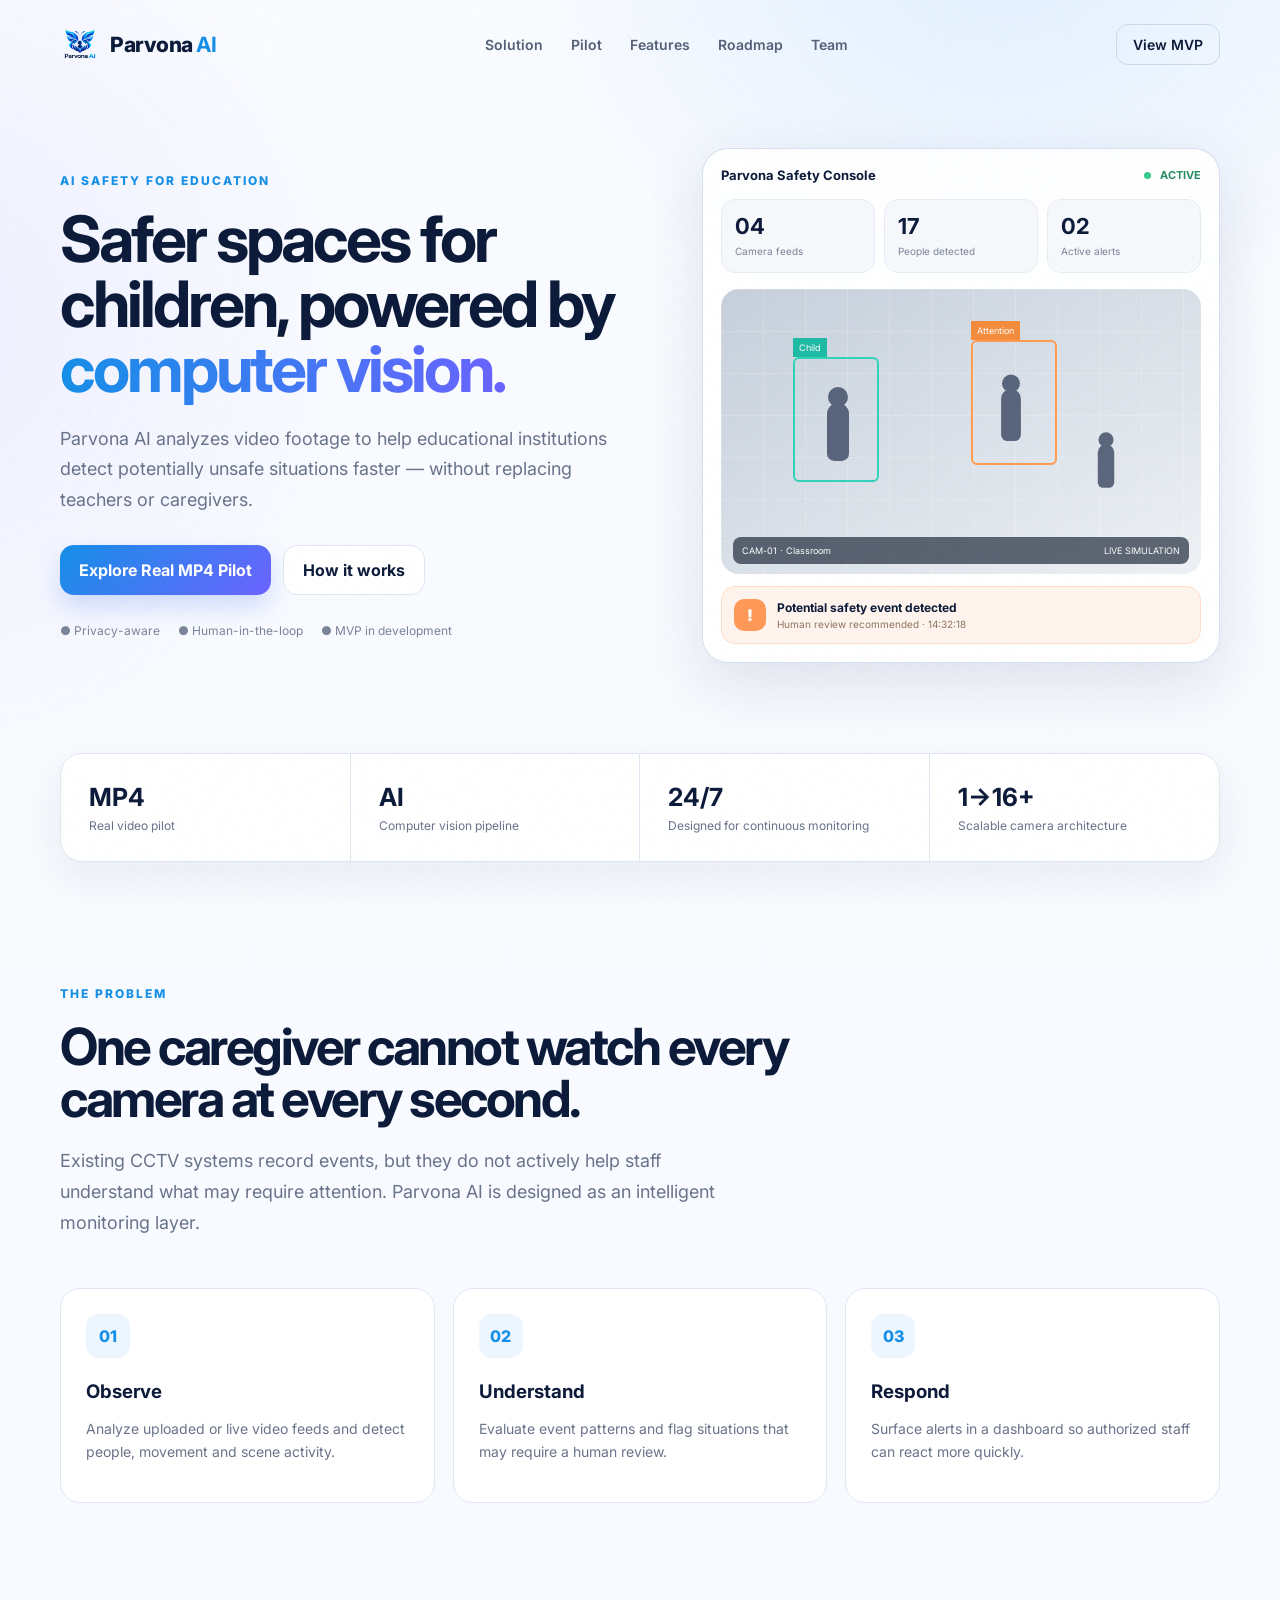
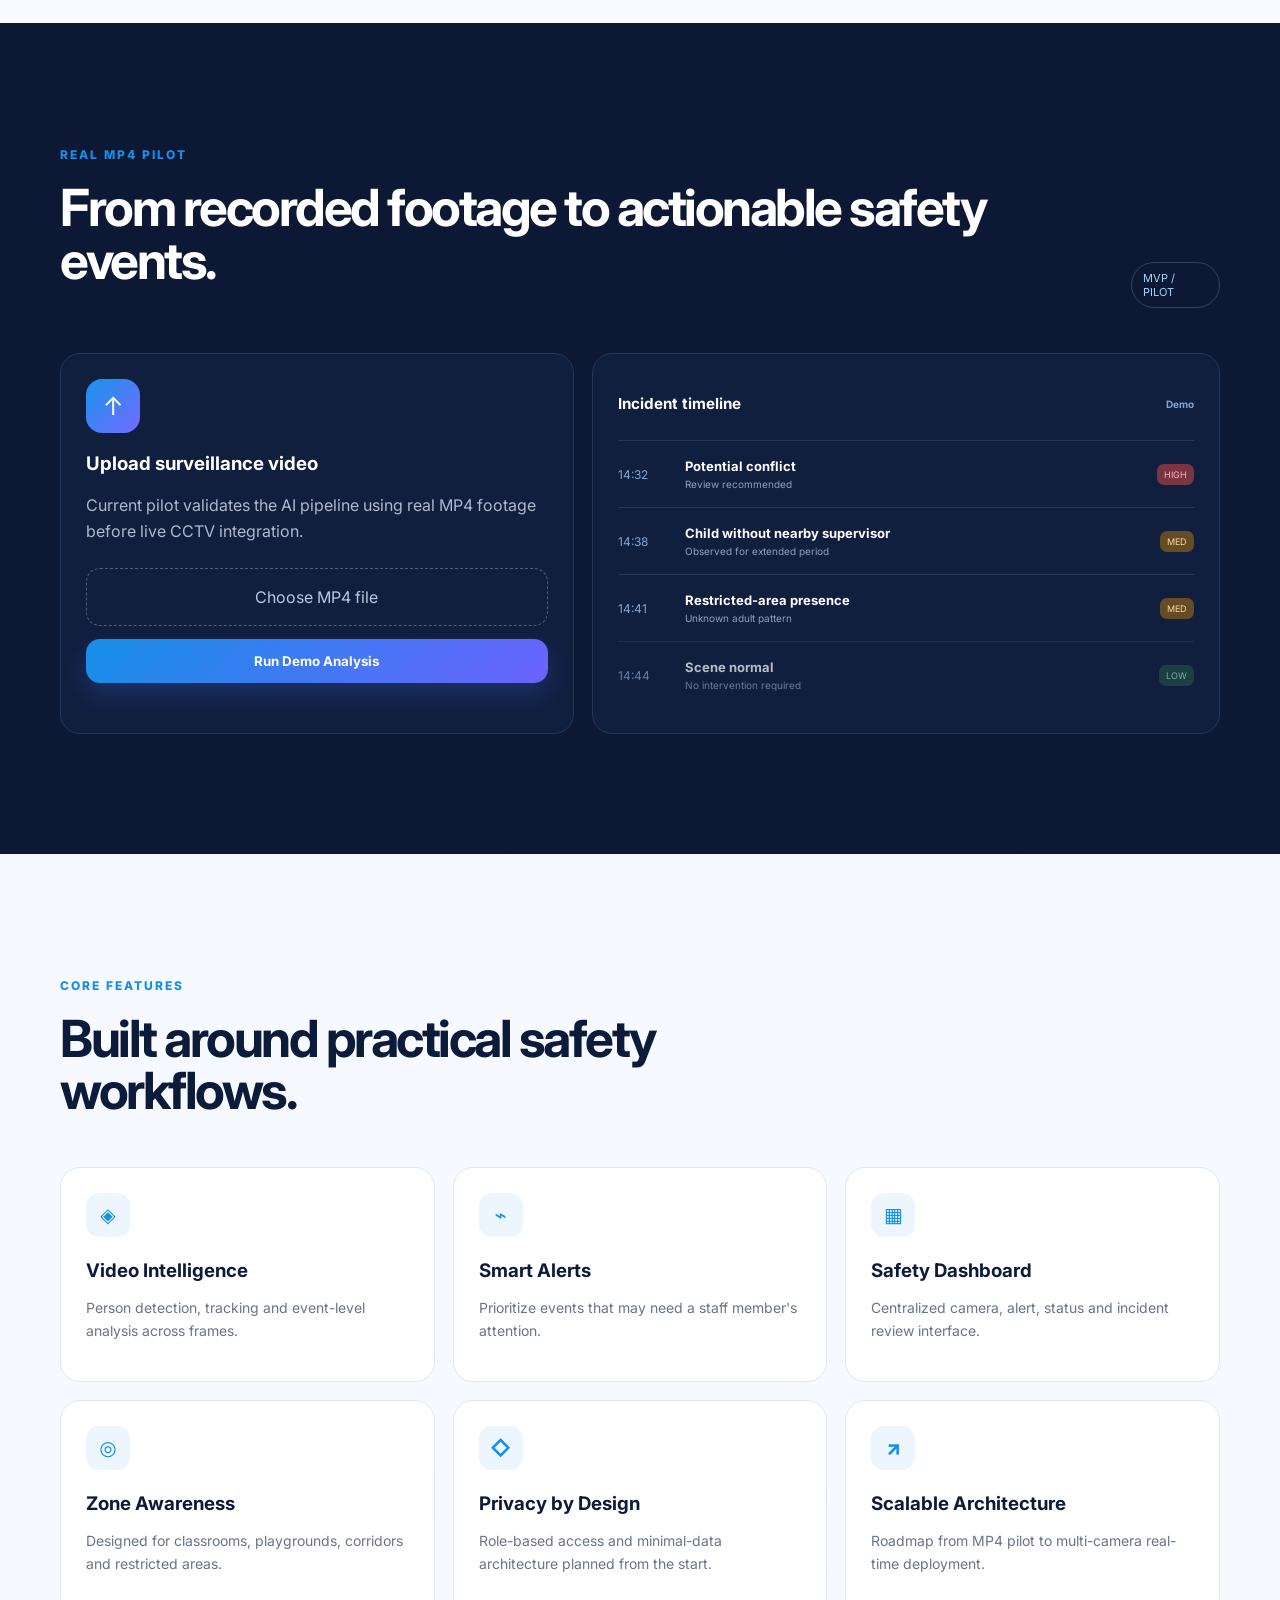
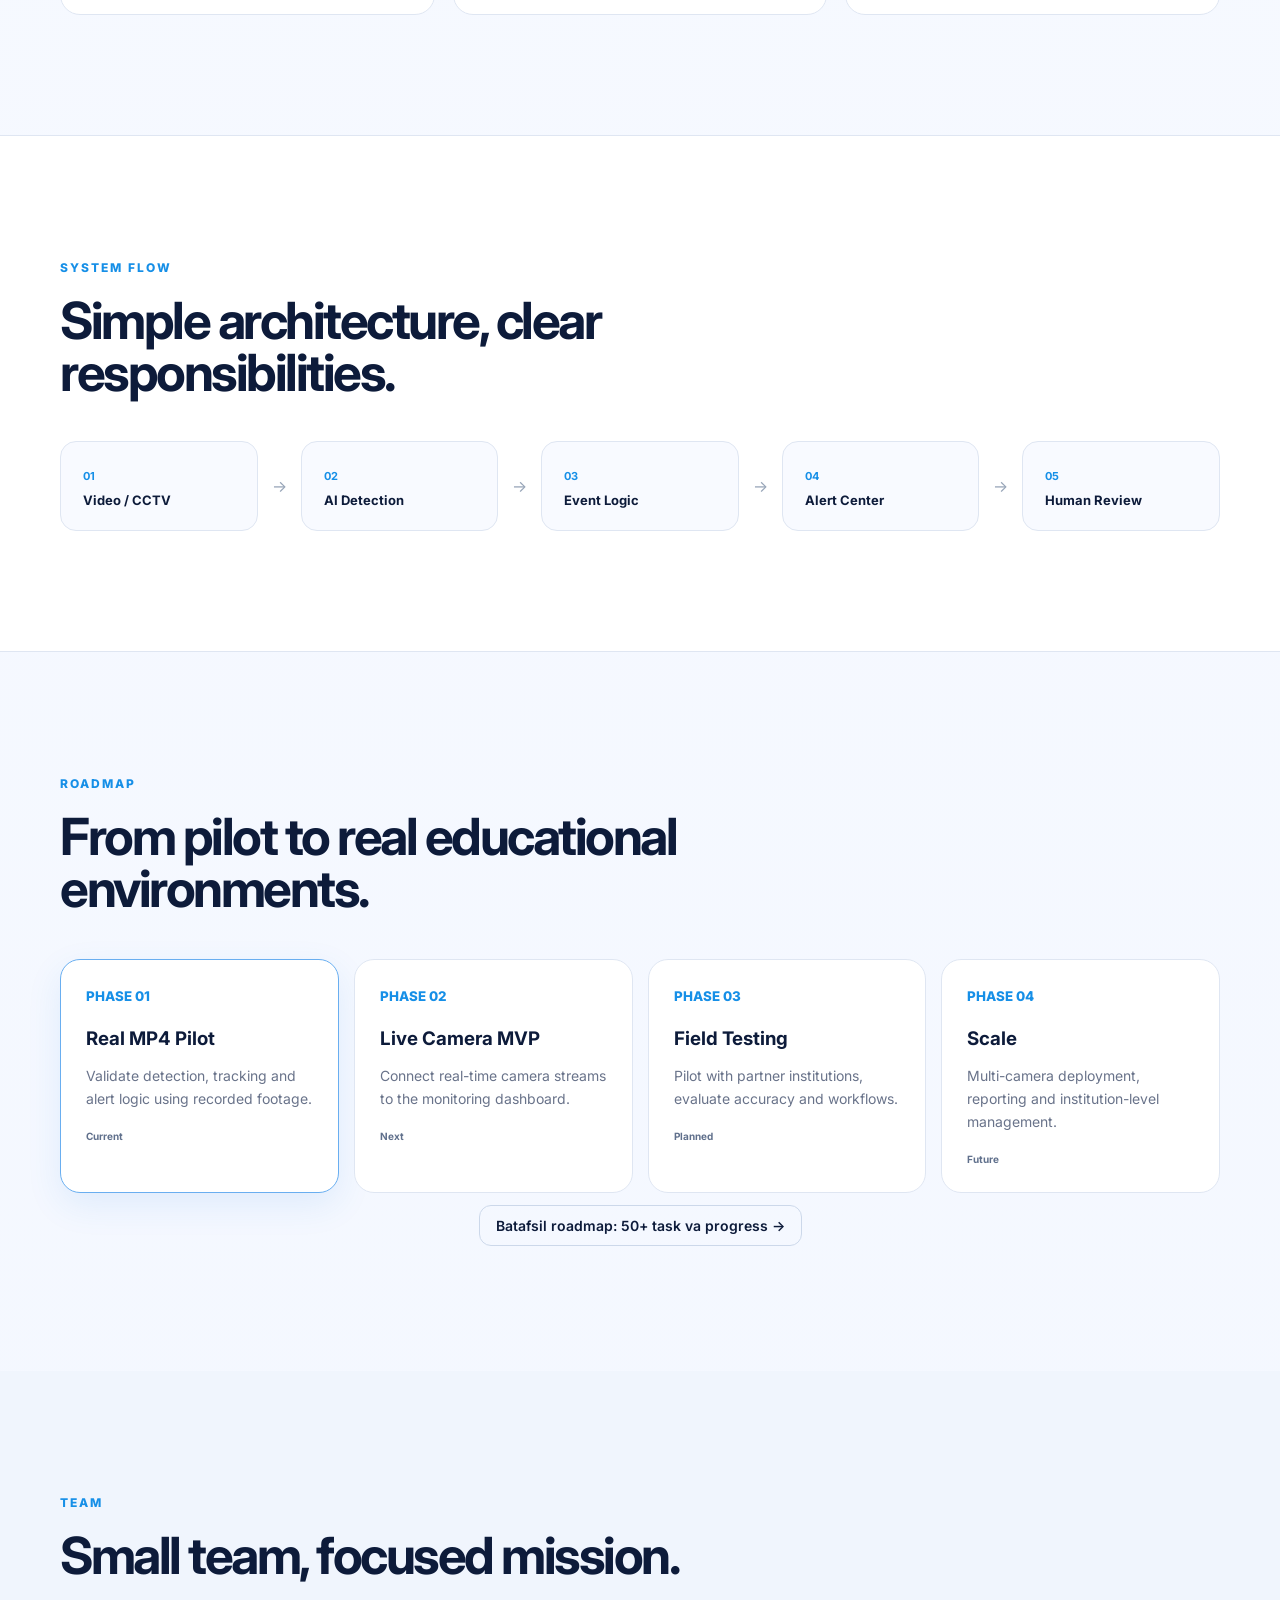
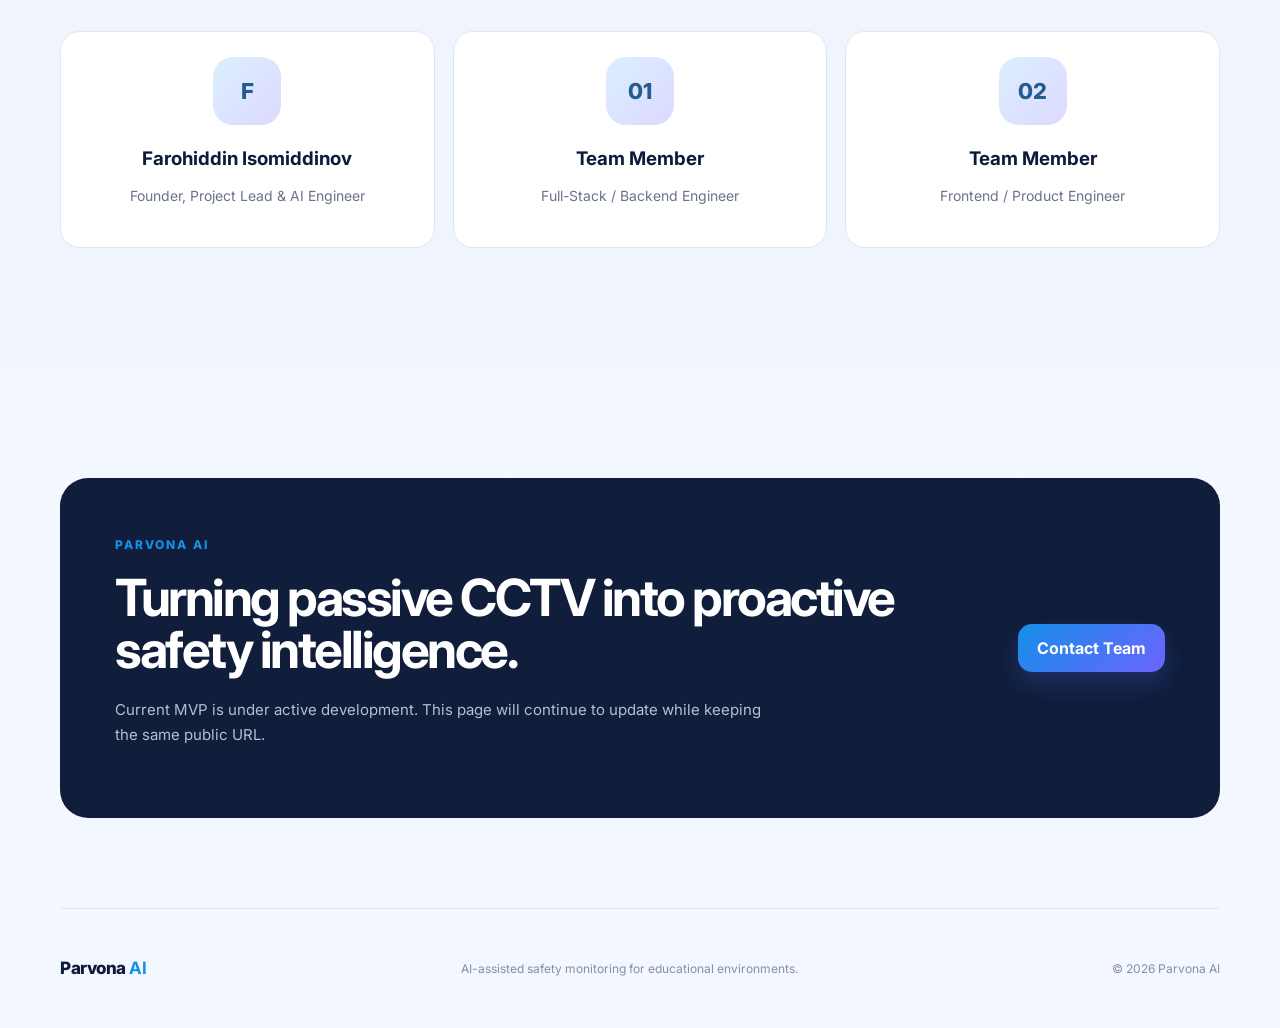
<file: parvona_ai_mvp/index.html>
<!DOCTYPE html>
<html lang="en">
<head>
  <meta charset="UTF-8" />
  <meta name="viewport" content="width=device-width, initial-scale=1.0" />
  <meta name="description" content="Parvona AI — AI-powered safety monitoring for kindergartens and educational spaces." />
  <title>Parvona AI — Safety Intelligence</title>
  <link rel="preconnect" href="https://fonts.googleapis.com">
  <link rel="preconnect" href="https://fonts.gstatic.com" crossorigin>
  <link href="https://fonts.googleapis.com/css2?family=Inter:wght@400;500;600;700;800&display=swap" rel="stylesheet">
  <link rel="stylesheet" href="styles.css" />
</head>
<body>
  <div class="noise"></div>

  <header class="nav wrap">
    <a class="brand" href="#top" aria-label="Parvona AI home">
      <img src="assets/parvona-ai-logo.png" alt="Parvona AI logo" onerror="this.style.display='none'">
      <span>Parvona <b>AI</b></span>
    </a>
    <nav>
      <a href="#solution">Solution</a>
      <a href="#pilot">Pilot</a>
      <a href="#features">Features</a>
      <a href="#roadmap">Roadmap</a>
      <a href="#team">Team</a>
    </nav>
    <a class="nav-cta" href="#pilot">View MVP</a>
  </header>

  <main id="top">
    <section class="hero wrap">
      <div class="hero-copy">
        <div class="eyebrow">AI SAFETY FOR EDUCATION</div>
        <h1>Safer spaces for children, powered by <span>computer vision.</span></h1>
        <p>
          Parvona AI analyzes video footage to help educational institutions detect
          potentially unsafe situations faster — without replacing teachers or caregivers.
        </p>
        <div class="hero-actions">
          <a class="btn primary" href="#pilot">Explore Real MP4 Pilot</a>
          <a class="btn secondary" href="#solution">How it works</a>
        </div>
        <div class="trust-row">
          <span>● Privacy-aware</span>
          <span>● Human-in-the-loop</span>
          <span>● MVP in development</span>
        </div>
      </div>

      <div class="hero-card">
        <div class="card-top">
          <span>Parvona Safety Console</span>
          <span class="status"><i></i> ACTIVE</span>
        </div>

        <div class="stats">
          <div><b>04</b><span>Camera feeds</span></div>
          <div><b>17</b><span>People detected</span></div>
          <div><b>02</b><span>Active alerts</span></div>
        </div>

        <div class="camera">
          <div class="camera-grid"></div>
          <div class="person p1"></div>
          <div class="person p2"></div>
          <div class="person p3"></div>
          <div class="bbox b1"><span>Child</span></div>
          <div class="bbox b2 warning"><span>Attention</span></div>
          <div class="camera-meta">
            <span>CAM-01 · Classroom</span>
            <span>LIVE SIMULATION</span>
          </div>
        </div>

        <div class="alert">
          <div class="alert-icon">!</div>
          <div>
            <b>Potential safety event detected</b>
            <span>Human review recommended · 14:32:18</span>
          </div>
        </div>
      </div>
    </section>

    <section class="metrics wrap">
      <div><b>MP4</b><span>Real video pilot</span></div>
      <div><b>AI</b><span>Computer vision pipeline</span></div>
      <div><b>24/7</b><span>Designed for continuous monitoring</span></div>
      <div><b>1→16+</b><span>Scalable camera architecture</span></div>
    </section>

    <section class="section wrap" id="solution">
      <div class="section-head">
        <span class="eyebrow">THE PROBLEM</span>
        <h2>One caregiver cannot watch every camera at every second.</h2>
        <p>
          Existing CCTV systems record events, but they do not actively help staff understand
          what may require attention. Parvona AI is designed as an intelligent monitoring layer.
        </p>
      </div>

      <div class="three">
        <article>
          <div class="icon">01</div>
          <h3>Observe</h3>
          <p>Analyze uploaded or live video feeds and detect people, movement and scene activity.</p>
        </article>
        <article>
          <div class="icon">02</div>
          <h3>Understand</h3>
          <p>Evaluate event patterns and flag situations that may require a human review.</p>
        </article>
        <article>
          <div class="icon">03</div>
          <h3>Respond</h3>
          <p>Surface alerts in a dashboard so authorized staff can react more quickly.</p>
        </article>
      </div>
    </section>

    <section class="section pilot-wrap" id="pilot">
      <div class="wrap">
        <div class="section-head split-head">
          <div>
            <span class="eyebrow">REAL MP4 PILOT</span>
            <h2>From recorded footage to actionable safety events.</h2>
          </div>
          <span class="beta">MVP / PILOT</span>
        </div>

        <div class="pilot-grid">
          <div class="upload-card">
            <div class="upload-icon">↑</div>
            <h3>Upload surveillance video</h3>
            <p>Current pilot validates the AI pipeline using real MP4 footage before live CCTV integration.</p>

            <label class="fake-upload">
              <input type="file" id="videoInput" accept="video/mp4,video/*">
              <span id="uploadLabel">Choose MP4 file</span>
            </label>

            <button class="btn primary full" id="analyzeBtn">Run Demo Analysis</button>
            <div class="progress hidden" id="progress">
              <div class="bar"><span id="barFill"></span></div>
              <small id="progressText">Preparing analysis…</small>
            </div>
          </div>

          <div class="timeline-card">
            <div class="timeline-title">
              <h3>Incident timeline</h3>
              <span>Demo</span>
            </div>
            <div class="event">
              <time>14:32</time>
              <div><b>Potential conflict</b><span>Review recommended</span></div>
              <em>HIGH</em>
            </div>
            <div class="event">
              <time>14:38</time>
              <div><b>Child without nearby supervisor</b><span>Observed for extended period</span></div>
              <em class="med">MED</em>
            </div>
            <div class="event">
              <time>14:41</time>
              <div><b>Restricted-area presence</b><span>Unknown adult pattern</span></div>
              <em class="med">MED</em>
            </div>
            <div class="event muted">
              <time>14:44</time>
              <div><b>Scene normal</b><span>No intervention required</span></div>
              <em class="low">LOW</em>
            </div>
          </div>
        </div>
      </div>
    </section>

    <section class="section wrap" id="features">
      <div class="section-head">
        <span class="eyebrow">CORE FEATURES</span>
        <h2>Built around practical safety workflows.</h2>
      </div>

      <div class="features">
        <article><span>◈</span><h3>Video Intelligence</h3><p>Person detection, tracking and event-level analysis across frames.</p></article>
        <article><span>⌁</span><h3>Smart Alerts</h3><p>Prioritize events that may need a staff member's attention.</p></article>
        <article><span>▦</span><h3>Safety Dashboard</h3><p>Centralized camera, alert, status and incident review interface.</p></article>
        <article><span>◎</span><h3>Zone Awareness</h3><p>Designed for classrooms, playgrounds, corridors and restricted areas.</p></article>
        <article><span>◇</span><h3>Privacy by Design</h3><p>Role-based access and minimal-data architecture planned from the start.</p></article>
        <article><span>↗</span><h3>Scalable Architecture</h3><p>Roadmap from MP4 pilot to multi-camera real-time deployment.</p></article>
      </div>
    </section>

    <section class="section architecture">
      <div class="wrap">
        <div class="section-head">
          <span class="eyebrow">SYSTEM FLOW</span>
          <h2>Simple architecture, clear responsibilities.</h2>
        </div>
        <div class="flow">
          <div><b>01</b><span>Video / CCTV</span></div><i>→</i>
          <div><b>02</b><span>AI Detection</span></div><i>→</i>
          <div><b>03</b><span>Event Logic</span></div><i>→</i>
          <div><b>04</b><span>Alert Center</span></div><i>→</i>
          <div><b>05</b><span>Human Review</span></div>
        </div>
      </div>
    </section>

    <section class="section wrap" id="roadmap">
      <div class="section-head">
        <span class="eyebrow">ROADMAP</span>
        <h2>From pilot to real educational environments.</h2>
      </div>

      <div class="roadmap">
        <article class="active"><small>PHASE 01</small><h3>Real MP4 Pilot</h3><p>Validate detection, tracking and alert logic using recorded footage.</p><b>Current</b></article>
        <article><small>PHASE 02</small><h3>Live Camera MVP</h3><p>Connect real-time camera streams to the monitoring dashboard.</p><b>Next</b></article>
        <article><small>PHASE 03</small><h3>Field Testing</h3><p>Pilot with partner institutions, evaluate accuracy and workflows.</p><b>Planned</b></article>
        <article><small>PHASE 04</small><h3>Scale</h3><p>Multi-camera deployment, reporting and institution-level management.</p><b>Future</b></article>
      </div>
      <p class="roadmap-link"><a class="nav-cta" href="roadmap.html">Batafsil roadmap: 50+ task va progress →</a></p>
    </section>

    <section class="section team-section" id="team">
      <div class="wrap">
        <div class="section-head">
          <span class="eyebrow">TEAM</span>
          <h2>Small team, focused mission.</h2>
        </div>

        <div class="team">
          <article>
            <div class="avatar">F</div>
            <h3>Farohiddin Isomiddinov</h3>
            <p>Founder, Project Lead & AI Engineer</p>
          </article>
          <article>
            <div class="avatar">01</div>
            <h3>Team Member</h3>
            <p>Full-Stack / Backend Engineer</p>
          </article>
          <article>
            <div class="avatar">02</div>
            <h3>Team Member</h3>
            <p>Frontend / Product Engineer</p>
          </article>
        </div>
      </div>
    </section>

    <section class="cta wrap">
      <div>
        <span class="eyebrow">PARVONA AI</span>
        <h2>Turning passive CCTV into proactive safety intelligence.</h2>
        <p>Current MVP is under active development. This page will continue to update while keeping the same public URL.</p>
      </div>
      <a class="btn primary" href="mailto:team@parvona.ai">Contact Team</a>
    </section>
  </main>

  <footer class="wrap">
    <div class="brand small"><span>Parvona <b>AI</b></span></div>
    <p>AI-assisted safety monitoring for educational environments.</p>
    <span>© 2026 Parvona AI</span>
  </footer>

  <script src="script.js"></script>
</body>
</html>
</file>
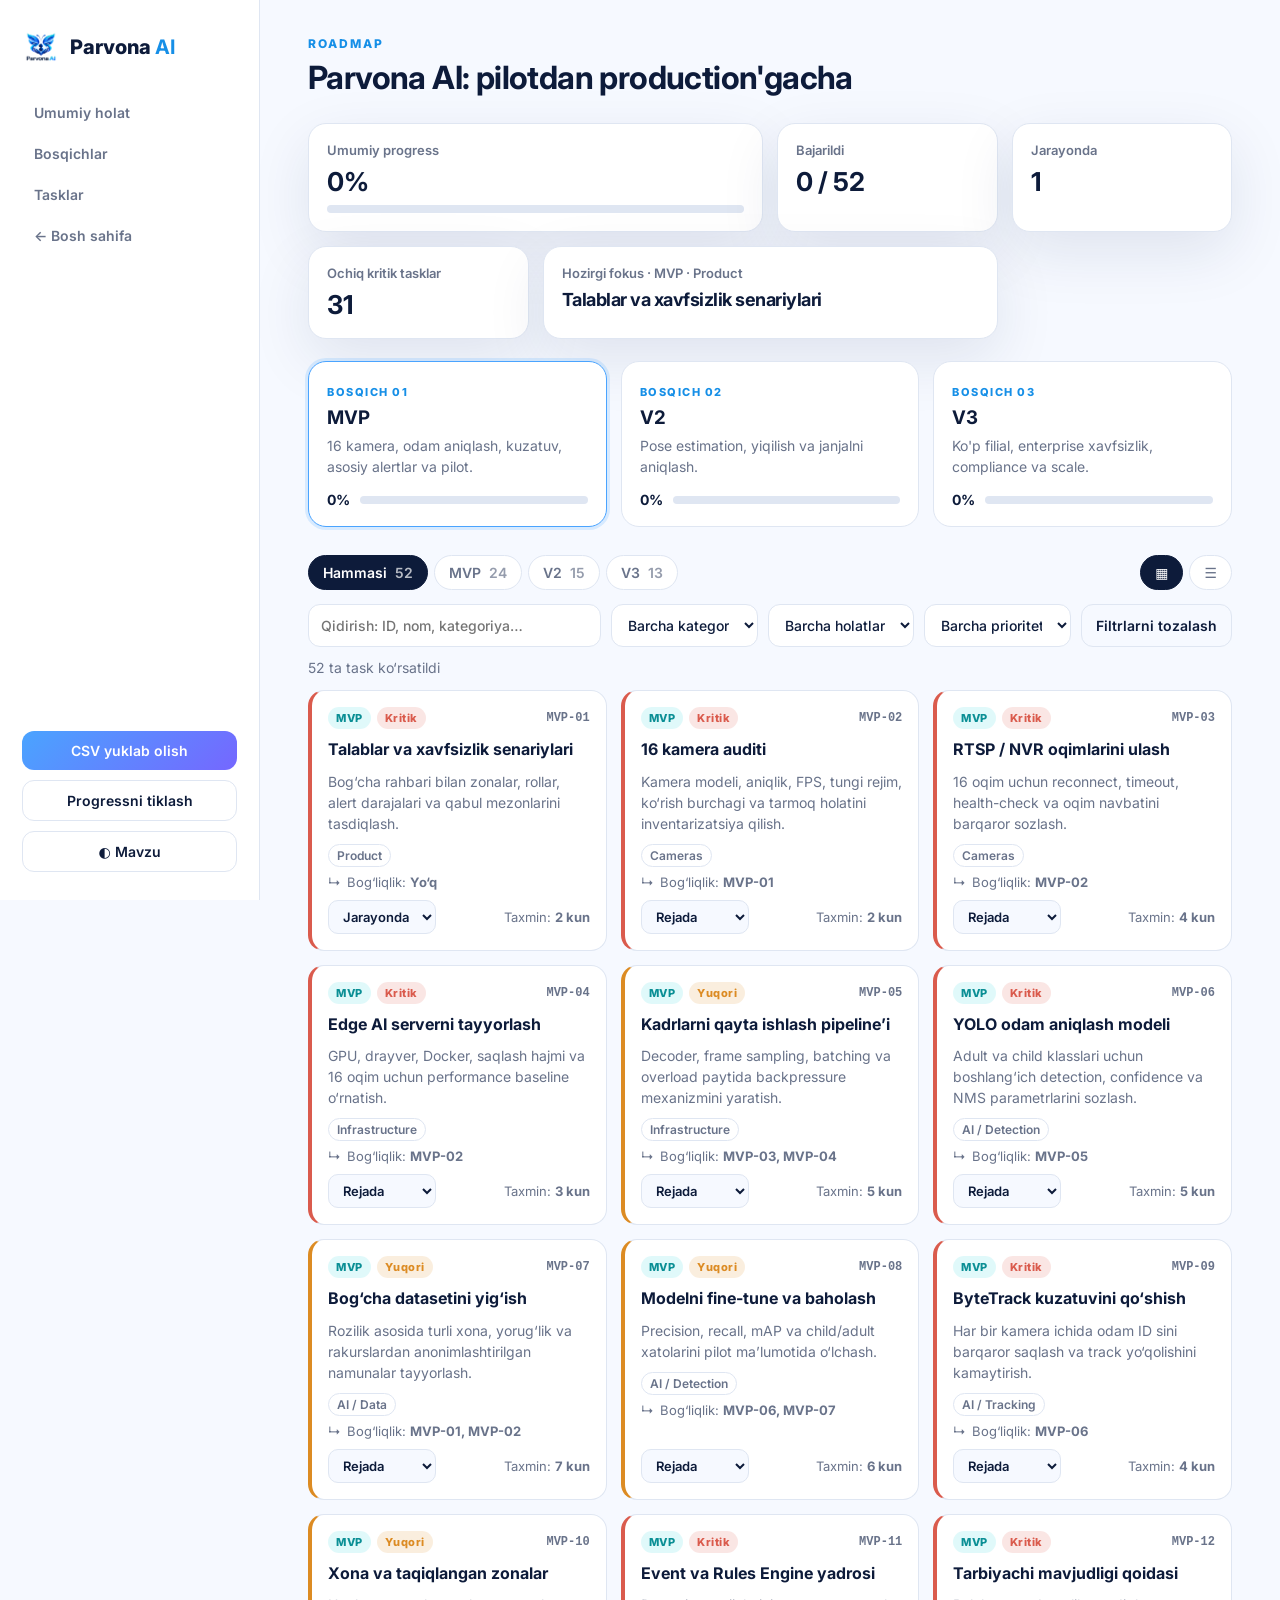
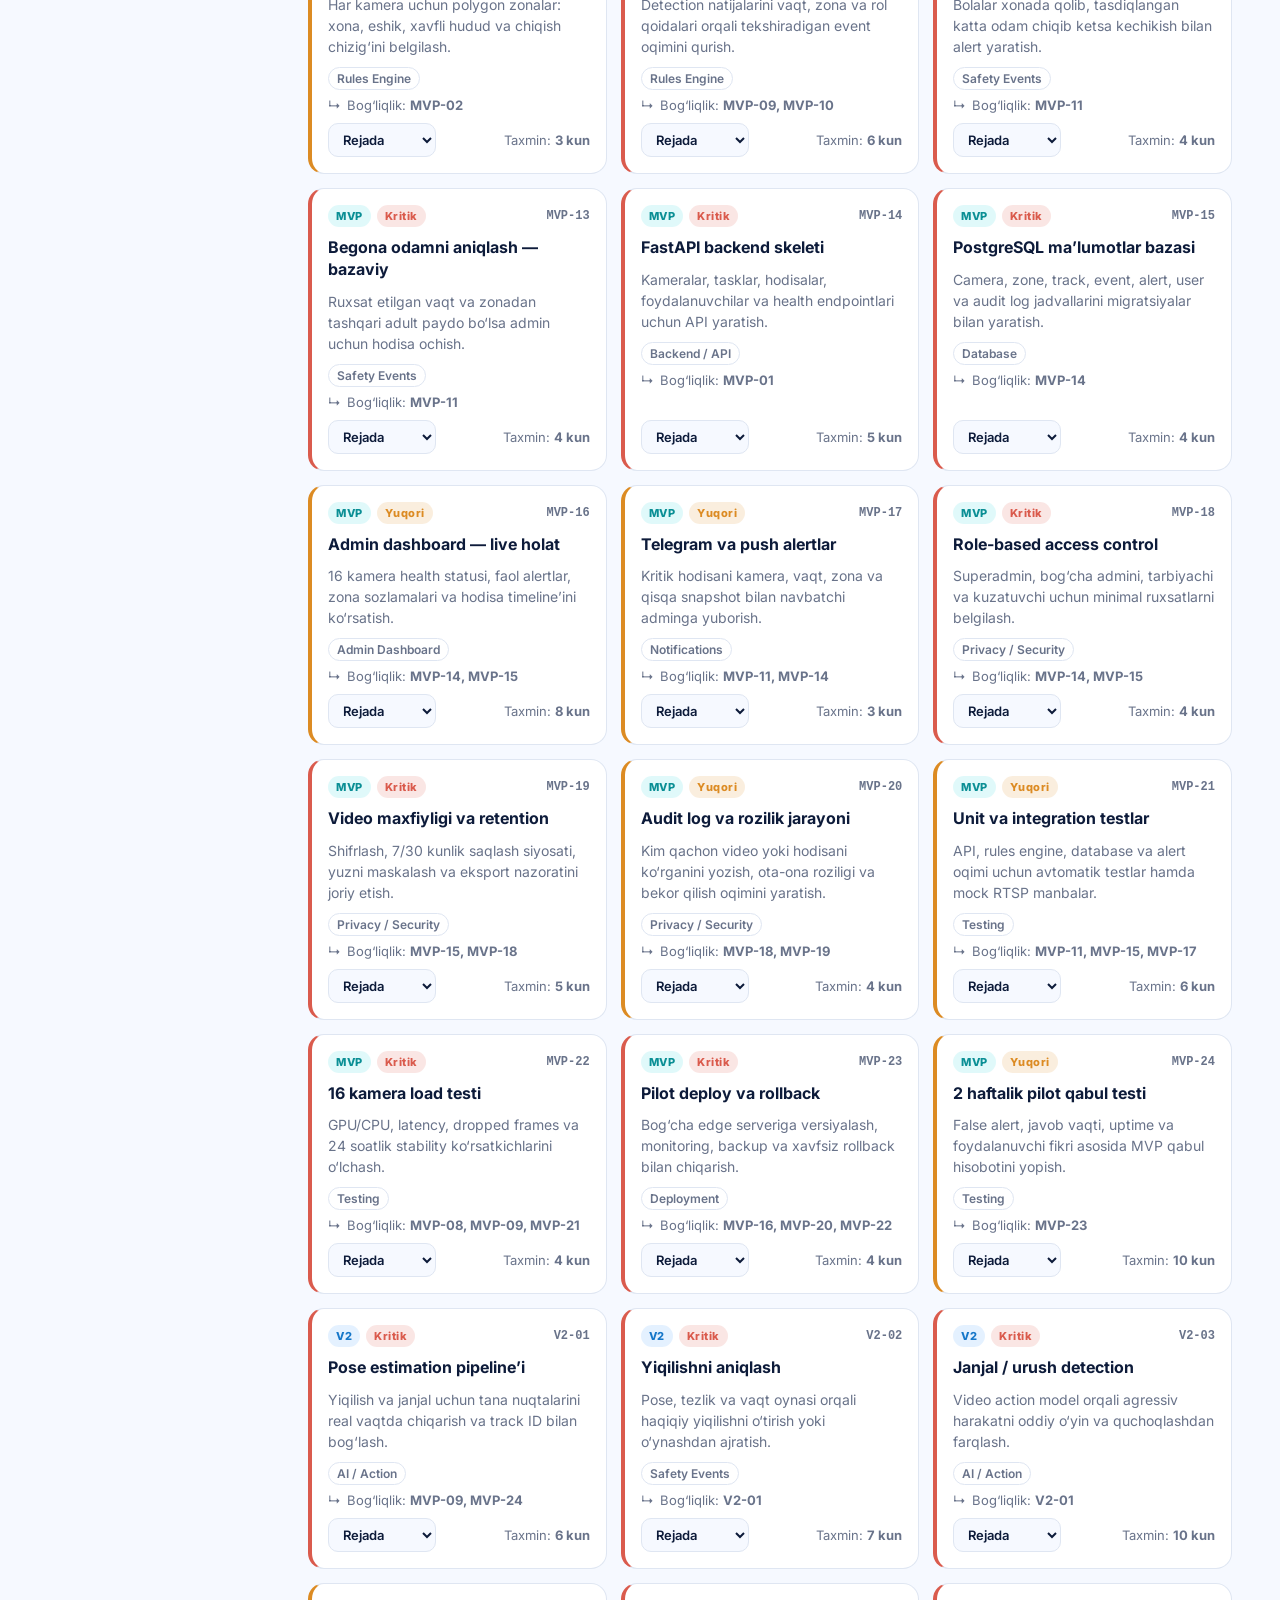
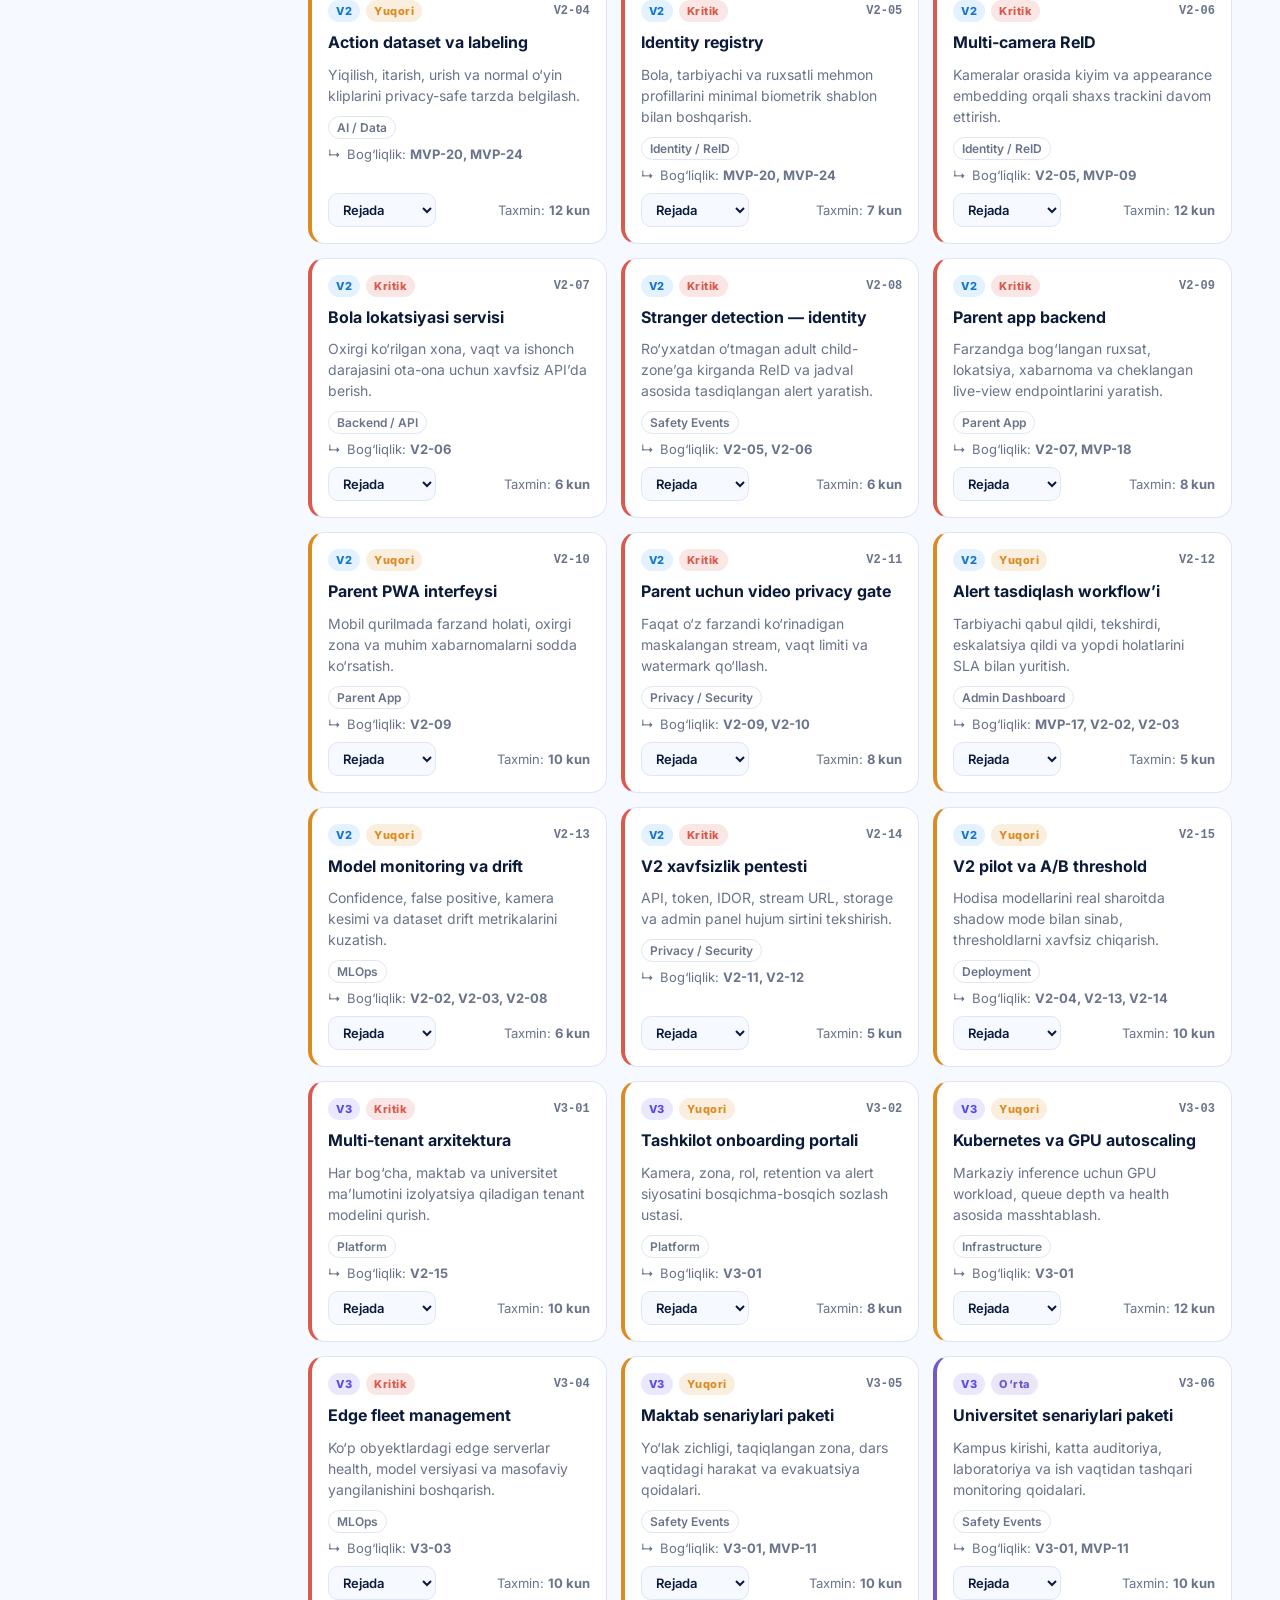
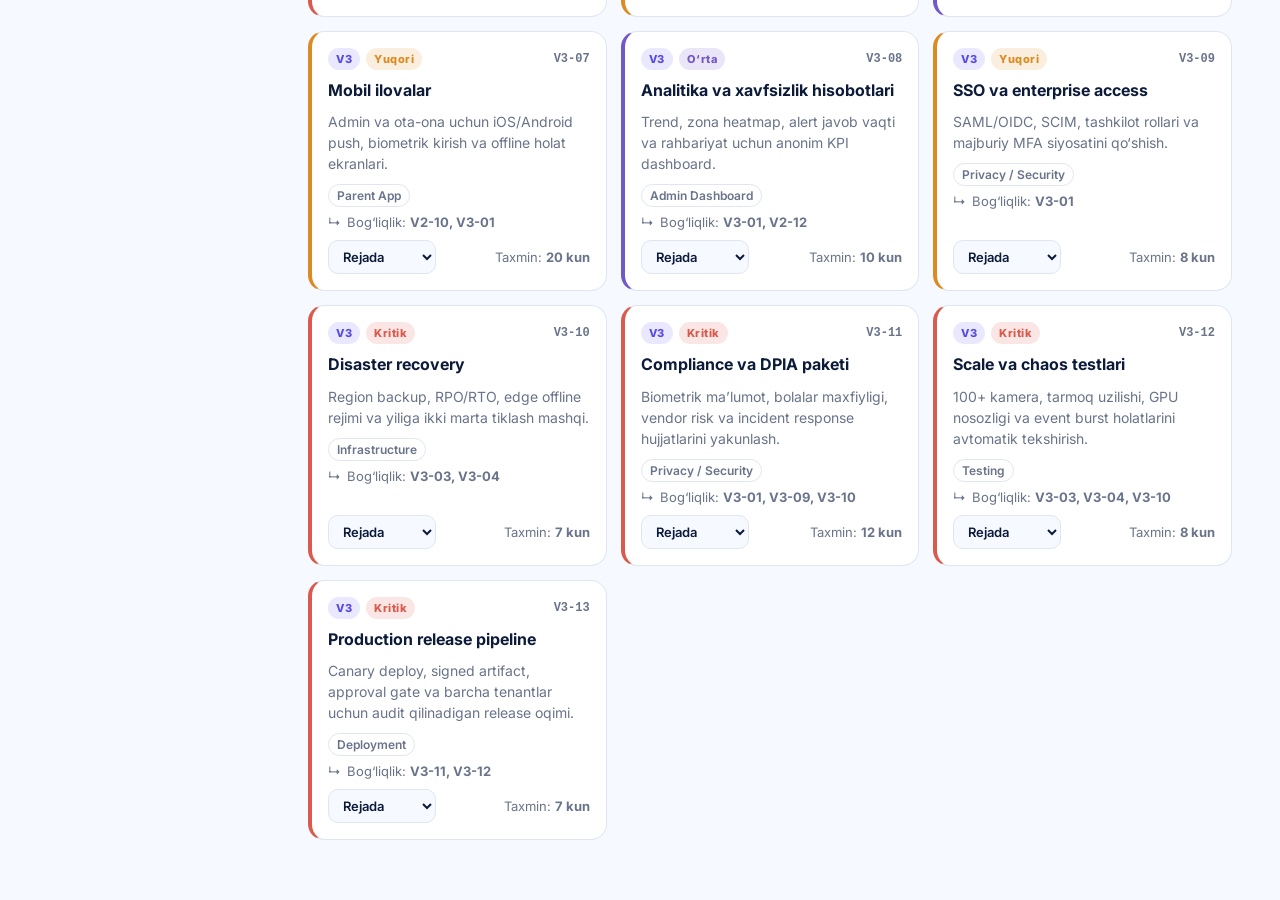
<file: parvona_ai_mvp/roadmap.html>
<!DOCTYPE html>
<html lang="uz">
<head>
  <meta charset="UTF-8" />
  <meta name="viewport" content="width=device-width, initial-scale=1.0" />
  <meta name="description" content="Parvona AI — MVP, V2 va V3 bosqichlari bo'yicha ishlar rejasi va progress." />
  <title>Parvona AI — Roadmap</title>
  <link rel="preconnect" href="https://fonts.googleapis.com">
  <link rel="preconnect" href="https://fonts.gstatic.com" crossorigin>
  <link href="https://fonts.googleapis.com/css2?family=Inter:wght@400;500;600;700;800&display=swap" rel="stylesheet">
  <link rel="stylesheet" href="roadmap.css" />
</head>
<body>
  <div class="layout">
    <aside class="sidebar" id="sidebar">
      <a class="brand" href="index.html">
        <img src="assets/parvona-ai-logo.png" alt="" />
        <span>Parvona <b>AI</b></span>
      </a>
      <nav class="side-nav" aria-label="Bo'limlar">
        <a href="#overview">Umumiy holat</a>
        <a href="#phases">Bosqichlar</a>
        <a href="#tasks">Tasklar</a>
        <a href="index.html">← Bosh sahifa</a>
      </nav>
      <div class="side-actions">
        <button type="button" id="exportButton" class="btn">CSV yuklab olish</button>
        <button type="button" id="resetProgress" class="btn btn-ghost">Progressni tiklash</button>
        <button type="button" id="themeToggle" class="btn btn-ghost" aria-label="Mavzuni almashtirish">◐ Mavzu</button>
      </div>
    </aside>
    <div class="overlay" id="mobileOverlay"></div>

    <main class="content">
      <header class="topbar">
        <button type="button" class="menu-button" id="menuButton" aria-controls="sidebar" aria-expanded="false" aria-label="Menyu">☰</button>
        <div>
          <span class="eyebrow">ROADMAP</span>
          <h1>Parvona AI: pilotdan production'gacha</h1>
        </div>
      </header>

      <section id="overview" class="metrics">
        <article class="metric metric-wide">
          <small>Umumiy progress</small>
          <strong id="totalProgress">0%</strong>
          <div class="bar"><span id="totalProgressBar"></span></div>
        </article>
        <article class="metric"><small>Bajarildi</small><strong><span id="doneCount">0</span> / <span id="totalCount">0</span></strong></article>
        <article class="metric"><small>Jarayonda</small><strong id="doingCount">0</strong></article>
        <article class="metric"><small>Ochiq kritik tasklar</small><strong id="criticalCount">0</strong></article>
        <article class="metric metric-wide focus">
          <small>Hozirgi fokus · <span id="currentFocus">-</span></small>
          <strong id="focusText">-</strong>
        </article>
      </section>

      <section id="phases" class="phases">
        <article class="phase-summary active" data-phase-card="MVP" role="button" tabindex="0">
          <small>BOSQICH 01</small><h3>MVP</h3><p>16 kamera, odam aniqlash, kuzatuv, asosiy alertlar va pilot.</p>
          <div class="phase-progress"><span id="mvpProgress">0%</span><div class="bar"><span id="mvpBar"></span></div></div>
        </article>
        <article class="phase-summary" data-phase-card="V2" role="button" tabindex="0">
          <small>BOSQICH 02</small><h3>V2</h3><p>Pose estimation, yiqilish va janjalni aniqlash.</p>
          <div class="phase-progress"><span id="v2Progress">0%</span><div class="bar"><span id="v2Bar"></span></div></div>
        </article>
        <article class="phase-summary" data-phase-card="V3" role="button" tabindex="0">
          <small>BOSQICH 03</small><h3>V3</h3><p>Ko'p filial, enterprise xavfsizlik, compliance va scale.</p>
          <div class="phase-progress"><span id="v3Progress">0%</span><div class="bar"><span id="v3Bar"></span></div></div>
        </article>
      </section>

      <section id="tasks" class="tasks">
        <div class="tasks-head">
          <div class="phase-tabs" role="tablist">
            <button type="button" class="active" data-phase="all">Hammasi <span id="allTabCount">0</span></button>
            <button type="button" data-phase="MVP">MVP <span id="mvpTabCount">0</span></button>
            <button type="button" data-phase="V2">V2 <span id="v2TabCount">0</span></button>
            <button type="button" data-phase="V3">V3 <span id="v3TabCount">0</span></button>
          </div>
          <div class="view-toggle">
            <button type="button" data-view="grid" aria-label="Kartochkalar">▦</button>
            <button type="button" data-view="list" aria-label="Ro'yxat">☰</button>
          </div>
        </div>

        <div class="filters">
          <input type="search" id="searchInput" placeholder="Qidirish: ID, nom, kategoriya…" aria-label="Qidirish" />
          <select id="categoryFilter" aria-label="Kategoriya"><option value="all">Barcha kategoriyalar</option></select>
          <select id="statusFilter" aria-label="Holat">
            <option value="all">Barcha holatlar</option>
            <option value="todo">Rejada</option>
            <option value="doing">Jarayonda</option>
            <option value="done">Bajarildi</option>
          </select>
          <select id="priorityFilter" aria-label="Prioritet">
            <option value="all">Barcha prioritetlar</option>
            <option value="critical">Kritik</option>
            <option value="high">Yuqori</option>
            <option value="medium">O‘rta</option>
            <option value="low">Past</option>
          </select>
          <button type="button" id="resetFilters" class="btn btn-ghost">Filtrlarni tozalash</button>
        </div>

        <p class="result-count" id="resultCount"></p>
        <div class="task-grid" id="taskGrid"></div>
        <div class="empty-state" id="emptyState" hidden>
          <p>Bu filtrlarga mos task topilmadi.</p>
          <button type="button" id="emptyReset" class="btn">Filtrlarni tozalash</button>
        </div>
      </section>
    </main>
  </div>

  <div class="toast" id="toast" role="status" aria-live="polite"></div>
  <script src="app.js"></script>
</body>
</html>
</file>
<file: parvona_ai_mvp/styles.css>
:root{
  --bg:#f6f9ff; --panel:#ffffff; --ink:#0d1b3a; --muted:#69738a;
  --line:#dfe6f2; --blue:#4aa4ff; --cyan:#33d5dc; --violet:#7567ff;
  --shadow:0 20px 60px rgba(24,43,89,.12);
}
*{box-sizing:border-box}
html{scroll-behavior:smooth}
body{margin:0;font-family:Inter,system-ui,sans-serif;background:linear-gradient(180deg,#f9fbff 0,#f3f7ff 100%);color:var(--ink)}
body:before{content:"";position:fixed;inset:-20%;background:radial-gradient(circle at 70% 5%,rgba(74,164,255,.15),transparent 28%),radial-gradient(circle at 10% 40%,rgba(117,103,255,.08),transparent 25%);pointer-events:none;z-index:-2}
.noise{position:fixed;inset:0;opacity:.025;pointer-events:none;z-index:999;background-image:url("data:image/svg+xml,%3Csvg viewBox='0 0 180 180' xmlns='http://www.w3.org/2000/svg'%3E%3Cfilter id='n'%3E%3CfeTurbulence type='fractalNoise' baseFrequency='.95' numOctaves='3' stitchTiles='stitch'/%3E%3C/filter%3E%3Crect width='100%25' height='100%25' filter='url(%23n)' opacity='.45'/%3E%3C/svg%3E")}
.wrap{width:min(1160px,calc(100% - 40px));margin:auto}
.nav{height:88px;display:flex;align-items:center;justify-content:space-between;gap:24px}
.brand{display:flex;align-items:center;gap:10px;text-decoration:none;color:var(--ink);font-size:21px;font-weight:800;letter-spacing:-.5px}
.brand img{width:40px;height:40px;object-fit:contain;border-radius:10px}
.brand b{color:#168fe7}
.nav nav{display:flex;gap:28px}
.nav nav a,.nav-cta{text-decoration:none;color:#536077;font-size:14px;font-weight:600}
.nav-cta{padding:11px 16px;border:1px solid #ccd8ea;border-radius:12px;color:var(--ink)}
.hero{min-height:650px;display:grid;grid-template-columns:1.05fr .95fr;align-items:center;gap:70px;padding:60px 0 90px}
.eyebrow{font-size:12px;font-weight:800;letter-spacing:2px;color:#168fe7}
.hero h1,.section h2,.cta h2{font-size:clamp(42px,5vw,70px);line-height:1.02;letter-spacing:-3px;margin:18px 0 22px}
.hero h1 span{background:linear-gradient(90deg,#168fe7,#6a63ff);-webkit-background-clip:text;color:transparent}
.hero-copy>p,.section-head>p,.cta p{font-size:18px;line-height:1.7;color:var(--muted);max-width:670px}
.hero-actions{display:flex;gap:12px;margin-top:30px}
.btn{display:inline-flex;align-items:center;justify-content:center;padding:14px 19px;border-radius:14px;text-decoration:none;border:0;font-weight:700;cursor:pointer;font-family:inherit}
.primary{background:linear-gradient(135deg,#158fe7,#6c63ff);color:white;box-shadow:0 12px 25px rgba(68,113,240,.22)}
.secondary{background:white;color:var(--ink);border:1px solid var(--line)}
.full{width:100%;margin-top:13px}
.trust-row{display:flex;gap:18px;flex-wrap:wrap;margin-top:28px;color:#7a8498;font-size:12px}
.hero-card{background:rgba(255,255,255,.88);border:1px solid rgba(205,216,235,.8);box-shadow:var(--shadow);padding:18px;border-radius:26px;backdrop-filter:blur(16px)}
.card-top,.timeline-title{display:flex;justify-content:space-between;align-items:center;font-weight:700;font-size:13px}
.status{font-size:11px;color:#278d62}.status i{display:inline-block;width:7px;height:7px;border-radius:50%;background:#36c987;margin-right:6px}
.stats{display:grid;grid-template-columns:repeat(3,1fr);gap:9px;margin:16px 0}
.stats div{background:#f6f8fc;border:1px solid #e7ecf4;padding:13px;border-radius:14px}.stats b{display:block;font-size:22px}.stats span{font-size:10px;color:#7b8598}
.camera{height:285px;border-radius:18px;overflow:hidden;position:relative;background:linear-gradient(150deg,#c5cfdb,#edf1f5)}
.camera-grid{position:absolute;inset:0;background:linear-gradient(rgba(255,255,255,.18) 1px,transparent 1px),linear-gradient(90deg,rgba(255,255,255,.18) 1px,transparent 1px);background-size:42px 42px}
.person{position:absolute;width:22px;height:58px;background:#44506a;border-radius:12px 12px 8px 8px;opacity:.85}.person:before{content:"";position:absolute;width:20px;height:20px;background:#44506a;border-radius:50%;top:-16px;left:1px}.p1{left:22%;top:40%}.p2{left:58%;top:34%;transform:scale(.9)}.p3{left:78%;top:52%;transform:scale(.75)}
.bbox{position:absolute;border:2px solid #32d2ba;width:86px;height:125px;left:15%;top:24%;border-radius:6px}.bbox span{background:#1ebaa4;color:#fff;font-size:9px;padding:4px 6px;position:absolute;top:-21px;left:-2px}.b2{left:52%;top:18%;border-color:#ff9b50}.b2 span{background:#f38d3d}
.camera-meta{position:absolute;left:12px;right:12px;bottom:10px;display:flex;justify-content:space-between;color:white;font-size:9px;background:rgba(18,28,47,.65);padding:8px 9px;border-radius:8px}
.alert{display:flex;gap:11px;align-items:center;background:#fff4ed;border:1px solid #ffdcc6;margin-top:12px;padding:12px;border-radius:14px}.alert-icon{width:32px;height:32px;border-radius:10px;background:#ff9959;color:white;display:grid;place-items:center;font-weight:900}.alert b,.alert span{display:block}.alert b{font-size:12px}.alert span{font-size:10px;color:#8c745f;margin-top:3px}
.metrics{display:grid;grid-template-columns:repeat(4,1fr);background:white;border:1px solid var(--line);border-radius:22px;box-shadow:0 16px 40px rgba(24,43,89,.07);overflow:hidden}
.metrics div{padding:28px;border-right:1px solid var(--line)}.metrics div:last-child{border:0}.metrics b{font-size:25px}.metrics span{display:block;margin-top:6px;color:var(--muted);font-size:12px}
.section{padding:120px 0}.section-head{max-width:800px}.section h2,.cta h2{font-size:clamp(36px,4vw,56px);letter-spacing:-2.5px}
.three,.features,.team{display:grid;grid-template-columns:repeat(3,1fr);gap:18px;margin-top:50px}
.three article,.features article,.team article,.roadmap article,.upload-card,.timeline-card{background:white;border:1px solid var(--line);border-radius:20px;padding:25px}
.icon,.features article>span{width:44px;height:44px;border-radius:13px;background:#edf6ff;color:#168fe7;display:grid;place-items:center;font-weight:800}
.three h3,.features h3,.team h3,.roadmap h3{margin:22px 0 8px}.three p,.features p,.roadmap p,.team p{color:var(--muted);line-height:1.65;font-size:14px}
.pilot-wrap{background:#0d1934;color:white}
.pilot-wrap .section-head p{color:#aeb9cd}.split-head{display:flex;justify-content:space-between;align-items:flex-end;max-width:none}.beta{font-size:11px;border:1px solid #344360;padding:8px 11px;border-radius:999px;color:#98d7ff}
.pilot-grid{display:grid;grid-template-columns:.9fr 1.1fr;gap:18px;margin-top:45px}.upload-card,.timeline-card{background:#111f3f;border-color:#253657}.upload-icon{width:54px;height:54px;border-radius:16px;background:linear-gradient(135deg,#1694ec,#7669ff);display:grid;place-items:center;font-size:25px}.upload-card p{color:#aeb9cd;line-height:1.6}
.fake-upload{display:block;border:1px dashed #496080;padding:18px;border-radius:14px;margin-top:24px;text-align:center;color:#b9c8de;cursor:pointer}.fake-upload input{display:none}
.progress{margin-top:15px}.hidden{display:none}.bar{height:7px;border-radius:20px;background:#263651;overflow:hidden}.bar span{display:block;height:100%;width:0;background:linear-gradient(90deg,#2eced7,#6a63ff);transition:width .25s}.progress small{display:block;margin-top:8px;color:#9eb0ca}
.timeline-title{margin-bottom:12px}.timeline-title span{font-size:10px;color:#83a4cf}.event{display:grid;grid-template-columns:55px 1fr auto;gap:12px;padding:17px 0;border-top:1px solid #263654;align-items:center}.event time{color:#83a4cf;font-size:12px}.event b,.event span{display:block}.event b{font-size:13px}.event span{color:#8fa1bd;font-size:10px;margin-top:4px}.event em{font-style:normal;font-size:9px;background:#7b3441;color:#ffb3be;padding:5px 7px;border-radius:7px}.event em.med{background:#664c25;color:#ffd99b}.event em.low{background:#234d44;color:#a4e5d3}.event.muted{opacity:.7}
.features{grid-template-columns:repeat(3,1fr)}.features article>span{font-size:20px}
.architecture{background:white;border-top:1px solid var(--line);border-bottom:1px solid var(--line)}.flow{display:grid;grid-template-columns:1fr auto 1fr auto 1fr auto 1fr auto 1fr;gap:14px;align-items:center;margin-top:42px}.flow div{background:#f8faff;border:1px solid var(--line);padding:22px;border-radius:16px}.flow b{color:#168fe7;font-size:11px}.flow span{display:block;font-weight:700;margin-top:8px;font-size:13px}.flow i{font-style:normal;color:#97a5b8}
.roadmap{display:grid;grid-template-columns:repeat(4,1fr);gap:15px;margin-top:45px}.roadmap article{position:relative}.roadmap article.active{border-color:#69aef0;box-shadow:0 12px 35px rgba(43,125,224,.1)}.roadmap small{color:#168fe7;font-weight:800}.roadmap article>b{font-size:10px;color:#60708c}
.team-section{background:#f0f5fd}.team article{text-align:center}.avatar{margin:auto;width:68px;height:68px;border-radius:20px;background:linear-gradient(135deg,#dcefff,#dcd9ff);display:grid;place-items:center;font-size:22px;font-weight:800;color:#245c8e}
.cta{margin-top:110px;margin-bottom:90px;background:#101d3b;color:white;border-radius:28px;padding:55px;display:flex;justify-content:space-between;align-items:center;gap:30px}.cta h2{max-width:780px}.cta p{color:#b4c0d4;font-size:15px}
footer{border-top:1px solid var(--line);min-height:120px;display:flex;justify-content:space-between;align-items:center;gap:20px;color:#8690a3;font-size:12px}.brand.small{font-size:17px}
@media(max-width:900px){
  .nav nav{display:none}.hero{grid-template-columns:1fr;padding-top:40px}.hero-card{max-width:620px}.metrics{grid-template-columns:repeat(2,1fr)}.metrics div:nth-child(2){border-right:0}.three,.features,.team{grid-template-columns:1fr 1fr}.pilot-grid{grid-template-columns:1fr}.roadmap{grid-template-columns:1fr 1fr}.flow{grid-template-columns:1fr}.flow i{transform:rotate(90deg);text-align:center}.cta{flex-direction:column;align-items:flex-start}
}
@media(max-width:600px){
  .wrap{width:min(100% - 24px,1160px)}.nav{height:72px}.nav-cta{display:none}.hero{gap:34px;padding-bottom:60px}.hero h1{letter-spacing:-2px}.hero-actions{flex-direction:column}.btn{width:100%}.metrics{grid-template-columns:1fr}.metrics div{border-right:0;border-bottom:1px solid var(--line)}.three,.features,.team,.roadmap{grid-template-columns:1fr}.section{padding:80px 0}.split-head{display:block}.beta{display:inline-block;margin-top:15px}.stats{grid-template-columns:1fr}.camera{height:230px}.cta{margin-top:70px;padding:28px}footer{flex-direction:column;justify-content:center;text-align:center;padding:30px 0}
}
.roadmap-link{margin-top:22px;text-align:center}
</file>
<file: parvona_ai_mvp/roadmap.css>
:root{
  --bg:#f6f9ff; --panel:#ffffff; --ink:#0d1b3a; --muted:#69738a;
  --line:#dfe6f2; --blue:#4aa4ff; --cyan:#33d5dc; --violet:#7567ff; --accent:#168fe7;
  --shadow:0 20px 60px rgba(24,43,89,.10);
}
:root[data-theme="dark"]{
  --bg:#0b1224; --panel:#121b33; --ink:#e8eefc; --muted:#9aa6c2; --line:#24304d;
  --shadow:0 20px 60px rgba(0,0,0,.35);
}
*{box-sizing:border-box}
html{scroll-behavior:smooth}
body{margin:0;font-family:Inter,system-ui,sans-serif;background:var(--bg);color:var(--ink)}
.layout{display:grid;grid-template-columns:260px 1fr;min-height:100vh}

/* sidebar */
.sidebar{position:sticky;top:0;height:100vh;padding:28px 22px;border-right:1px solid var(--line);background:var(--panel);display:flex;flex-direction:column;gap:28px}
.brand{display:flex;align-items:center;gap:10px;text-decoration:none;color:var(--ink);font-size:20px;font-weight:800}
.brand img{width:38px;height:38px;object-fit:contain;border-radius:10px}
.brand b{color:var(--accent)}
.side-nav{display:flex;flex-direction:column;gap:4px}
.side-nav a{padding:10px 12px;border-radius:10px;color:var(--muted);text-decoration:none;font-weight:600;font-size:14px}
.side-nav a:hover{background:rgba(74,164,255,.1);color:var(--ink)}
.side-actions{margin-top:auto;display:flex;flex-direction:column;gap:10px}
.overlay{display:none}

/* buttons */
.btn{border:0;border-radius:12px;padding:11px 14px;font:600 14px Inter,system-ui,sans-serif;cursor:pointer;background:linear-gradient(135deg,var(--blue),var(--violet));color:#fff}
.btn-ghost{background:transparent;color:var(--ink);border:1px solid var(--line)}
.btn:hover{filter:brightness(1.05)}

/* content */
.content{padding:32px clamp(18px,4vw,48px) 60px;min-width:0}
.topbar{display:flex;align-items:center;gap:16px;margin-bottom:26px}
.topbar h1{margin:6px 0 0;font-size:clamp(22px,3vw,32px);letter-spacing:-.6px}
.eyebrow{font-size:12px;font-weight:800;letter-spacing:2px;color:var(--accent)}
.menu-button{display:none;border:1px solid var(--line);background:var(--panel);color:var(--ink);border-radius:10px;width:42px;height:42px;font-size:18px;cursor:pointer}

.bar{height:8px;border-radius:99px;background:var(--line);overflow:hidden}
.bar span{display:block;height:100%;width:0;background:linear-gradient(90deg,var(--cyan),var(--blue),var(--violet));transition:width .4s ease}

.metrics{display:grid;grid-template-columns:repeat(4,1fr);gap:14px;margin-bottom:22px}
.metric{background:var(--panel);border:1px solid var(--line);border-radius:18px;padding:18px;box-shadow:var(--shadow);display:flex;flex-direction:column;gap:8px}
.metric small{color:var(--muted);font-weight:600;font-size:13px}
.metric strong{font-size:26px;letter-spacing:-.5px}
.metric-wide{grid-column:span 2}
.metric.focus strong{font-size:18px}

.phases{display:grid;grid-template-columns:repeat(3,1fr);gap:14px;margin-bottom:28px}
.phase-summary{background:var(--panel);border:1px solid var(--line);border-radius:18px;padding:18px;cursor:pointer;transition:border-color .2s,transform .2s}
.phase-summary:hover{transform:translateY(-2px)}
.phase-summary.active{border-color:var(--blue);box-shadow:0 0 0 3px rgba(74,164,255,.18)}
.phase-summary small{color:var(--accent);font-weight:800;letter-spacing:1.5px;font-size:11px}
.phase-summary h3{margin:6px 0}
.phase-summary p{margin:0 0 14px;color:var(--muted);font-size:14px;line-height:1.5}
.phase-progress{display:grid;grid-template-columns:auto 1fr;align-items:center;gap:10px;font-weight:700;font-size:14px}

.tasks-head{display:flex;justify-content:space-between;align-items:center;gap:12px;flex-wrap:wrap;margin-bottom:14px}
.phase-tabs,.view-toggle{display:flex;gap:6px;flex-wrap:wrap}
.phase-tabs button,.view-toggle button{border:1px solid var(--line);background:var(--panel);color:var(--muted);border-radius:999px;padding:8px 14px;font:600 14px Inter,system-ui,sans-serif;cursor:pointer}
.phase-tabs button span{margin-left:4px;opacity:.7}
.phase-tabs button.active,.view-toggle button.active{background:var(--ink);color:var(--panel);border-color:var(--ink)}
.filters{display:grid;grid-template-columns:2fr repeat(3,1fr) auto;gap:10px;margin-bottom:12px}
.filters input,.filters select{border:1px solid var(--line);background:var(--panel);color:var(--ink);border-radius:12px;padding:11px 12px;font:500 14px Inter,system-ui,sans-serif;min-width:0}
.result-count{color:var(--muted);font-size:14px;margin:6px 0 14px}

.task-grid{display:grid;grid-template-columns:repeat(auto-fill,minmax(290px,1fr));gap:14px}
.task-grid.list-view{grid-template-columns:1fr}
.task-card{position:relative;background:var(--panel);border:1px solid var(--line);border-left:4px solid var(--priority-color);border-radius:16px;padding:16px;display:flex;flex-direction:column;gap:10px}
.task-card.done{opacity:.65}
.task-card.done h3{text-decoration:line-through}
.card-top{display:flex;justify-content:space-between;align-items:center;gap:8px}
.card-labels{display:flex;gap:6px}
.task-phase,.priority{font-size:11px;font-weight:800;padding:4px 8px;border-radius:99px;letter-spacing:.5px}
.task-phase.mvp{background:rgba(51,213,220,.15);color:#0b8f95}
.task-phase.v2{background:rgba(74,164,255,.15);color:#1677c9}
.task-phase.v3{background:rgba(117,103,255,.15);color:#5a4be0}
.priority{background:color-mix(in srgb,var(--priority-color) 15%,transparent);color:var(--priority-color)}
.card-id{font:600 12px ui-monospace,monospace;color:var(--muted)}
.task-card h3{margin:0;font-size:16px;line-height:1.35}
.task-description{margin:0;color:var(--muted);font-size:14px;line-height:1.5}
.task-meta span{font-size:12px;font-weight:600;color:var(--muted);border:1px solid var(--line);border-radius:99px;padding:3px 8px}
.dependency{display:flex;gap:6px;font-size:13px;color:var(--muted)}
.card-footer{display:flex;justify-content:space-between;align-items:center;gap:10px;margin-top:auto}
.status-select{border:1px solid var(--line);background:var(--bg);color:var(--ink);border-radius:10px;padding:7px 10px;font:600 13px Inter,system-ui,sans-serif}
.effort{font-size:13px;color:var(--muted)}
.empty-state{text-align:center;padding:40px;border:1px dashed var(--line);border-radius:18px;color:var(--muted)}
.empty-state[hidden],.task-grid[hidden]{display:none}

.toast{position:fixed;left:50%;bottom:24px;transform:translate(-50%,20px);opacity:0;pointer-events:none;background:var(--ink);color:var(--panel);padding:12px 18px;border-radius:12px;font-weight:600;font-size:14px;transition:.25s ease;z-index:50}
.toast.show{opacity:1;transform:translate(-50%,0)}

@media (max-width:1000px){
  .metrics{grid-template-columns:repeat(2,1fr)}
  .filters{grid-template-columns:1fr 1fr}
  .filters input{grid-column:1 / -1}
}
@media (max-width:820px){
  .layout{grid-template-columns:1fr}
  .sidebar{position:fixed;left:0;top:0;z-index:40;width:270px;transform:translateX(-100%);transition:transform .25s ease}
  .sidebar.open{transform:none}
  .overlay{display:block;position:fixed;inset:0;background:rgba(5,10,25,.45);opacity:0;pointer-events:none;transition:.25s;z-index:30}
  .overlay.show{opacity:1;pointer-events:auto}
  .menu-button{display:block}
  .phases{grid-template-columns:1fr}
}
@media (max-width:520px){
  .metrics{grid-template-columns:1fr}
  .metric-wide{grid-column:auto}
  .filters{grid-template-columns:1fr}
}
</file>
